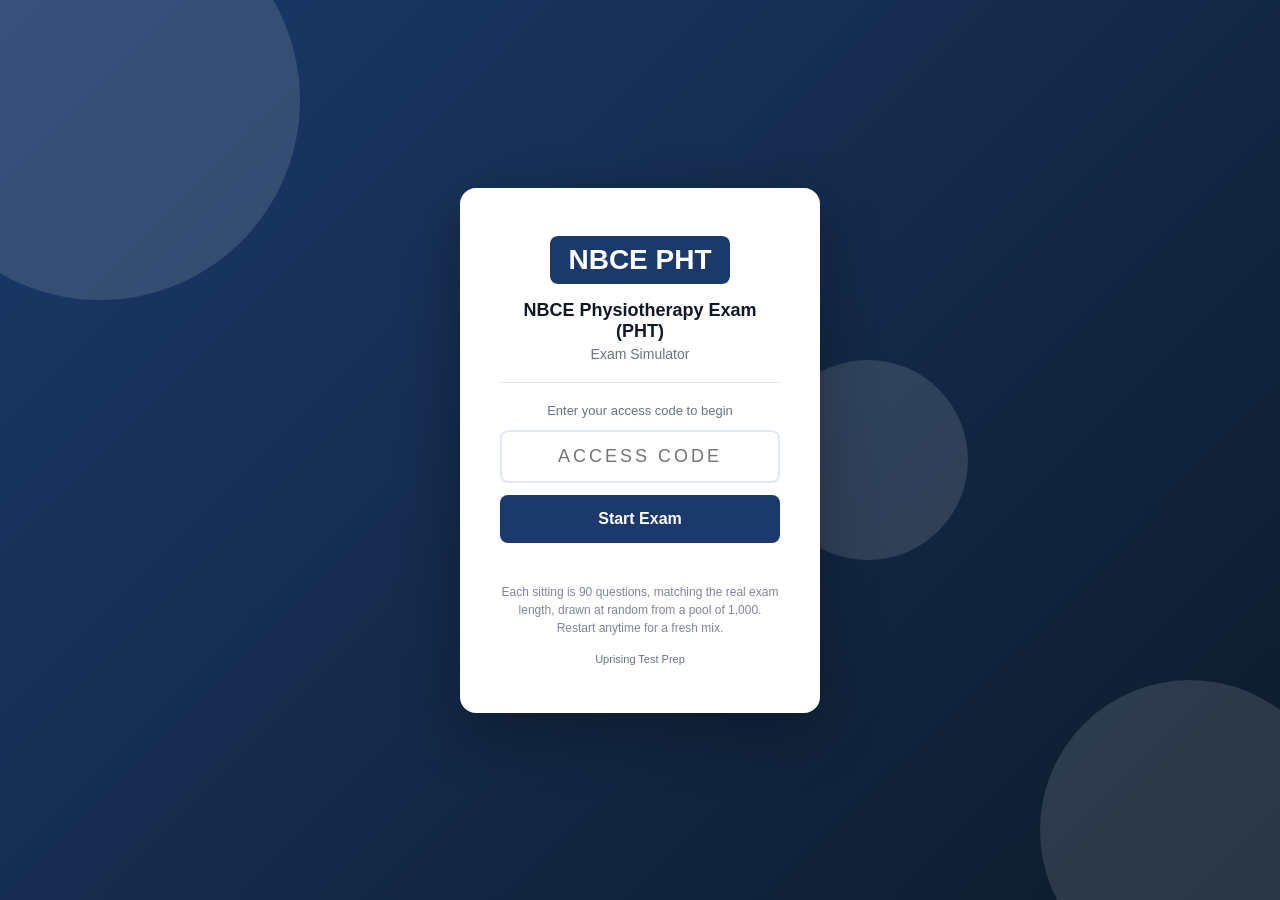
<file: index.html>
<!DOCTYPE html>
<html lang="en">
<head>
  <meta charset="UTF-8" />
  <meta name="viewport" content="width=device-width, initial-scale=1.0, viewport-fit=cover" />
  <meta name="apple-mobile-web-app-capable" content="yes" />
  <meta name="apple-mobile-web-app-status-bar-style" content="black-translucent" />
  <title>NBCE PHT Exam Simulator</title>
  <link rel="stylesheet" href="style.css" />
</head>
<body>

<div id="access-gate">
  <div class="gate-bg-shapes">
    <div class="shape shape-1"></div>
    <div class="shape shape-2"></div>
    <div class="shape shape-3"></div>
  </div>
  <div class="gate-card">
    <div class="gate-logo">
      <div class="logo-badge">NBCE PHT</div>
    </div>
    <h1 class="gate-title">NBCE Physiotherapy Exam (PHT)</h1>
    <p class="gate-subtitle">Exam Simulator</p>
    <div class="gate-divider"></div>
    <p class="gate-instruction">Enter your access code to begin</p>
    <input type="text" id="access-code-input" class="gate-input"
           placeholder="Access Code" autocomplete="off"
           maxlength="20" spellcheck="false" />
    <button id="access-btn" class="gate-btn">Start Exam</button>
    <p id="access-error" class="gate-error"></p>
    <p class="gate-pool-note">Each sitting is 90 questions, matching the real exam length, drawn at random from a pool of 1,000. Restart anytime for a fresh mix.</p>
    <p class="gate-hint">Uprising Test Prep</p>
  </div>
</div>

<div id="app" style="display:none">
  <header class="top-bar">
    <div class="bar-left">
      <span class="bar-logo">NBCE PHT</span>
      <span class="bar-title">Exam Simulator</span>
    </div>
    <div class="bar-right">
      <span class="bar-timer" id="timer-display">--:--</span>
      <button class="bar-btn" id="flag-btn">Flag</button>
      <button class="bar-btn bar-btn-primary" id="submit-btn">
        <span class="btn-full">Submit Exam</span>
        <span class="btn-short">Submit</span>
      </button>
    </div>
  </header>

  <div class="progress-strip">
    <div class="progress-bar" id="progress-bar"></div>
  </div>

  <main class="exam-main">
    <div class="question-panel">
      <div class="q-meta">
        <span id="q-counter"></span>
        <span class="q-pool-chip" title="This sitting is 90 questions, matching the real exam length, drawn at random from a pool of 1,000. Restart for a fresh mix.">1,000 Questions Available</span>
        <span id="q-domain" class="q-domain-tag"></span>
        <span id="q-flag-indicator" class="flag-chip" style="display:none">Flagged</span>
      </div>
      <!-- Shared text for a linked cluster (a clinical case, a reading
           passage). It sits ABOVE the stem, which is the one thing that
           legitimately precedes it, and repeats on every question in the
           cluster so nobody has to page backwards. -->
      <div id="q-cluster-wrap" class="cluster-wrap" style="display:none"></div>
      <p id="question-text" class="q-text"></p>
      <!-- The picture sits BELOW the question text so the simulator matches
           the printed book exactly: stem, then picture, then options. They
           used to disagree (book put the picture under the stem, simulator put
           it above), so no single wording could be true in both places, and
           184 of MLPAO's 185 image questions said "shown above" while the
           book printed the picture below the sentence. Write stems with
           neutral wording ("the strip shown", "the diagram shows") and this
           whole class of bug cannot come back. -->
      <div id="q-image-wrap" style="display:none; margin-bottom:14px;"></div>
      <div id="options-list" class="options-list"></div>
      <div id="explanation-box" class="explanation-box" style="display:none">
        <div class="explanation-label">Explanation</div>
        <p id="explanation-text" class="explanation-text"></p>
      </div>
    </div>
    <div class="nav-bar">
      <button class="nav-btn" id="prev-btn">&#8592; Prev</button>
      <button class="nav-btn nav-btn-map" id="map-btn">Question Map</button>
      <button class="nav-btn nav-btn-next" id="next-btn">Next &#8594;</button>
    </div>
  </main>
</div>

<!-- Question Map Modal -->
<div id="map-modal" style="display:none">
  <div class="map-backdrop" id="map-backdrop"></div>
  <div class="map-panel">
    <div class="map-header">
      <span class="map-title">Question Map</span>
      <button id="map-close" class="map-close-btn">&#x2715; Close</button>
    </div>
    <div class="map-legend">
      <span class="leg-item"><span class="leg-swatch leg-answered"></span>Answered</span>
      <span class="leg-item"><span class="leg-swatch leg-flagged"></span>Flagged</span>
      <span class="leg-item"><span class="leg-swatch leg-unanswered"></span>Unanswered</span>
    </div>
    <div id="q-grid" class="q-grid"></div>
  </div>
</div>

<div id="results-screen" style="display:none">
  <div class="results-card">
    <div class="res-header">
      <div class="res-badge">NBCE PHT</div>
      <h2 id="res-status" class="res-status"></h2>
      <p id="res-score" class="res-score"></p>
      <p class="mode-pool-note">NBCE reports a scaled score (it recommends 375) and does not publish a percentage pass mark. The 70 percent line here is this book's own practice benchmark, not an official cutoff.</p>
    </div>
    <div id="res-domains" class="res-domains"></div>
    <p class="mode-pool-note">This sitting drew 90 questions from a pool of 1,000. Restart for a fresh mix.</p>
    <button id="res-review-btn" class="res-btn">Review Answers</button>
    <button id="res-restart-btn" class="res-btn res-btn-secondary">Restart</button>
  </div>
</div>

<script src="questions.js"></script>
<script src="app.js"></script>
</body>
</html>
</file>
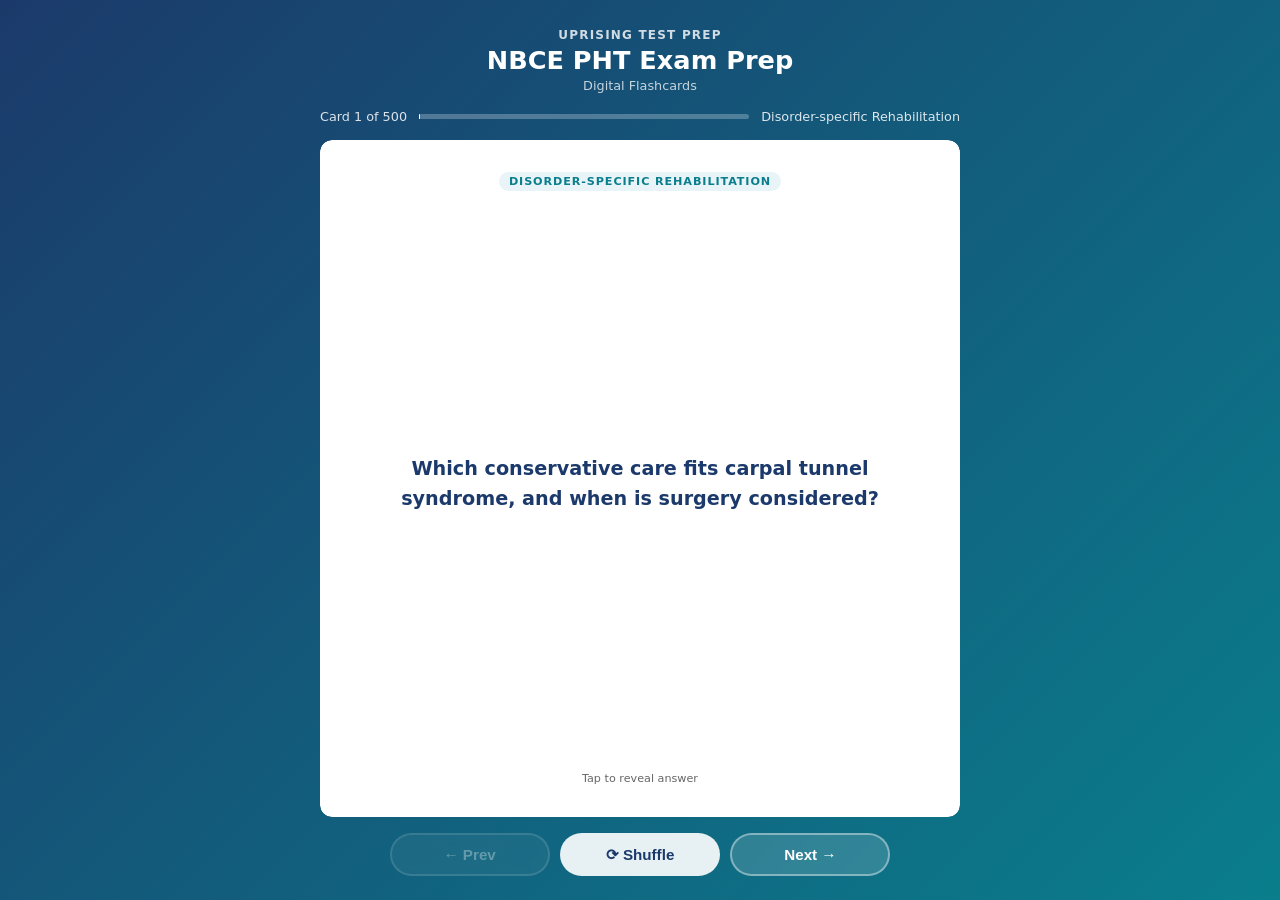
<file: flashcards/index.html>
<!DOCTYPE html>
<html lang="en">
<head>
  <meta charset="UTF-8">
  <meta name="viewport" content="width=device-width, initial-scale=1.0">
  <title>NBCE PHT Exam Prep: Flashcards</title>
  <style>
    :root {
      --blue:   #1B3A6B;
      --teal:   #0A7E8C;
      --ltblue: #E8F4F8;
      --white:  #FFFFFF;
      --text:   #1A1A1A;
      --muted:  #666;
      --radius: 12px;
    }
    * { box-sizing: border-box; margin: 0; padding: 0; }
    html, body { height: 100%; }
    body {
      font-family: 'Segoe UI', system-ui, sans-serif;
      background: linear-gradient(135deg, var(--blue) 0%, var(--teal) 100%);
      /* Pinned, not min-height: the page must never grow, or the controls
         get pushed below the fold on iOS where 100dvh and height:100%
         disagree. The height:100% rule above is the pre-dvh fallback. */
      height: 100dvh;
      max-height: 100dvh;
      overflow: hidden;
      display: flex;
      flex-direction: column;
      align-items: center;
      padding: 1.25rem 1rem 1rem;
      gap: 0.75rem;
      overflow-x: hidden;
    }
    header { text-align: center; color: #fff; flex-shrink: 0; }
    header .brand { font-size: 0.75rem; font-weight: 700; letter-spacing: 0.1em; opacity: 0.8; text-transform: uppercase; }
    header h1 { font-size: 1.3rem; font-weight: 800; margin-top: 0.2rem; }
    header .subtitle { font-size: 0.8rem; opacity: 0.75; margin-top: 0.15rem; }
    #progress-info {
      display: flex; align-items: center; gap: 0.75rem;
      color: rgba(255,255,255,0.85); font-size: 0.8rem;
      flex-shrink: 0; width: 100%; max-width: 640px;
    }
    #progress-bar-track {
      flex: 1; background: rgba(255,255,255,0.25);
      border-radius: 4px; height: 5px;
    }
    #progress-bar-fill { height: 100%; background: #fff; border-radius: 4px; transition: width 0.3s; }
    .card-scene {
      width: 100%; max-width: 640px;
      perspective: 1200px;
      cursor: pointer;
      flex: 1; min-height: 0;
      display: flex; flex-direction: column;
    
      /* WebKit does not clip overflow inside a preserve-3d context, so the
         answer pane's own clip is dropped and a long answer paints over the
         Prev/Next row. This element only sets the perspective and is NOT
         itself in the 3D context, so its clip is honoured in every engine. */
      overflow: hidden;
      border-radius: var(--radius);
    }
    .card-inner {
      position: relative; width: 100%;
      flex: 1; min-height: 0;
      transition: transform 0.55s cubic-bezier(.4,0,.2,1);
      transform-style: preserve-3d;
    }
    .card-scene.flipped .card-inner { transform: rotateY(180deg); }
    .card-face {
      position: absolute; inset: 0;
      backface-visibility: hidden; -webkit-backface-visibility: hidden;
      border-radius: var(--radius);
      display: flex; flex-direction: column;
      padding: 1.5rem 1.75rem;
      box-shadow: 0 12px 40px rgba(0,0,0,0.2);
      overflow: hidden;
    
      /* Painting through a mask forces WebKit to allocate a real clipping
         layer for a 3D-transformed element, which is what makes the
         overflow:hidden and the rounded corners above actually apply. */
      -webkit-mask-image: -webkit-radial-gradient(#fff, #000);
              mask-image: radial-gradient(#fff, #000);
    }
    .card-front { background: var(--white); align-items: center; justify-content: center; }
    .card-back  { background: var(--ltblue); transform: rotateY(180deg); }
    .card-badge {
      font-size: 0.7rem; font-weight: 700; text-transform: uppercase;
      letter-spacing: 0.08em;
      background: var(--ltblue); color: var(--teal);
      padding: 0.2rem 0.65rem; border-radius: 20px;
      margin-bottom: 0.85rem; flex-shrink: 0;
    }
    .card-back .card-badge { background: rgba(10,126,140,0.12); }
    .card-front .q-text {
      font-size: 1.1rem; font-weight: 600; color: var(--blue); line-height: 1.55;
      text-align: center; overflow-y: auto; flex: 1;
      display: flex; align-items: center; justify-content: center;
      scrollbar-width: thin; scrollbar-color: rgba(27,58,107,0.3) transparent;
    }
    .card-back .a-label { font-size: 0.7rem; font-weight: 700; color: var(--teal); text-transform: uppercase; letter-spacing: 0.08em; margin-bottom: 0.4rem; flex-shrink: 0; }
    .card-back .a-text  {
      font-size: 0.975rem; color: var(--text); line-height: 1.65;
      overflow-y: auto; flex: 1; min-height: 0; padding-right: 4px;
      scrollbar-width: thin; scrollbar-color: rgba(10,126,140,0.4) transparent;
    
      -webkit-overflow-scrolling: touch;
      overscroll-behavior: contain;
    }
    .card-back .a-text::-webkit-scrollbar { width: 4px; }
    .card-back .a-text::-webkit-scrollbar-track { background: transparent; }
    .card-back .a-text::-webkit-scrollbar-thumb { background: rgba(10,126,140,0.4); border-radius: 4px; }
    .tap-hint { flex-shrink: 0; margin-top: 0.6rem; font-size: 0.7rem; color: var(--muted); text-align: center; }
    .card-back .tap-hint { color: var(--teal); opacity: 0.7; }
    .controls {
      display: flex; gap: 0.65rem; flex-wrap: nowrap;
      justify-content: center; flex-shrink: 0;
      width: 100%; max-width: 640px;
      padding-bottom: env(safe-area-inset-bottom, 0px);
    }
    .btn {
      padding: 0.6rem 1.2rem; border-radius: 50px;
      border: 2px solid rgba(255,255,255,0.4);
      background: rgba(255,255,255,0.15); color: #fff;
      font-weight: 700; font-size: 0.875rem; cursor: pointer;
      transition: all 0.2s; backdrop-filter: blur(4px);
      white-space: nowrap; flex: 1; max-width: 160px;
    }
    .btn:hover { background: rgba(255,255,255,0.3); border-color: rgba(255,255,255,0.7); }
    .btn:active { transform: scale(0.96); }
    .btn:disabled { opacity: 0.35; cursor: not-allowed; }
    .btn.btn-primary { background: rgba(255,255,255,0.9); color: var(--blue); border-color: transparent; }
    .btn.btn-primary:hover { background: #fff; }
    #loading { color: rgba(255,255,255,0.8); font-size: 1rem; text-align: center; padding: 3rem; flex: 1; }
    @media (min-width: 768px) {
      body { padding: 1.75rem 1.5rem 1.5rem; gap: 1rem; }
      header h1 { font-size: 1.6rem; }
      .card-face { padding: 2rem 2.5rem; }
      .card-front .q-text { font-size: 1.2rem; }
      .card-back .a-text { font-size: 1.05rem; }
      .btn { font-size: 0.95rem; padding: 0.65rem 1.4rem; }
    }
    @media (max-width: 380px) {
      body { padding: 0.75rem; gap: 0.5rem; }
      header .brand { font-size: 0.65rem; }
      header h1 { font-size: 1.1rem; }
      header .subtitle { display: none; }
      .card-face { padding: 1rem 1.1rem; }
      .card-front .q-text { font-size: 0.975rem; }
      .card-back .a-text { font-size: 0.875rem; }
      .btn { font-size: 0.8rem; padding: 0.5rem 0.75rem; }
    }
  </style>
</head>
<body>
<header>
  <div class="brand">Uprising Test Prep</div>
  <h1>NBCE PHT Exam Prep</h1>
  <div class="subtitle">Digital Flashcards</div>
</header>
<div id="progress-info">
  <span id="card-counter">Card 1</span>
  <div id="progress-bar-track"><div id="progress-bar-fill" style="width:0%"></div></div>
  <span id="domain-label"></span>
</div>
<div id="loading">Loading flashcards...</div>
<div class="card-scene" id="card-scene" style="display:none" onclick="flipCard()">
  <div class="card-inner" id="card-inner">
    <div class="card-face card-front">
      <div class="card-badge" id="front-badge"></div>
      <div class="q-text" id="q-text"></div>
      <div class="tap-hint">Tap to reveal answer</div>
    </div>
    <div class="card-face card-back">
      <div class="card-badge" id="back-badge">Answer</div>
      <div class="a-label">Answer</div>
      <div class="a-text" id="a-text"></div>
      <div class="tap-hint">Tap to flip back</div>
    </div>
  </div>
</div>
<div class="controls" id="controls" style="display:none">
  <button class="btn" id="prev-btn" onclick="event.stopPropagation();move(-1)" disabled>&#8592; Prev</button>
  <button class="btn btn-primary" onclick="event.stopPropagation();shuffleCards()">&#10227; Shuffle</button>
  <button class="btn" id="next-btn" onclick="event.stopPropagation();move(1)">Next &#8594;</button>
</div>
<script>
const DOMAIN_LABELS = {
  thermotherapy: "Thermotherapy",
  electrotherapy: "Electrotherapy",
  mechanotherapy: "Mechanotherapy",
  phototherapy: "Phototherapy",
  functional_assessment: "Functional Assessment",
  exercise_physiology: "Exercise Physiology",
  endurance_training: "Endurance Training",
  muscle_rehabilitation: "Muscle Rehabilitation",
  neuromuscular_rehabilitation: "Neuromuscular Rehabilitation",
  disorder_specific_rehabilitation: "Disorder-specific Rehabilitation",
};
let cards   = [];
let current = 0;
async function init() {
  try {
    const res = await fetch('flashcards.json');
    if (!res.ok) throw new Error('Network error');
    cards = await res.json();
    document.getElementById('loading').style.display    = 'none';
    document.getElementById('card-scene').style.display = 'flex';
    document.getElementById('controls').style.display   = 'flex';
    show();
  } catch (e) {
    document.getElementById('loading').textContent = 'Error loading flashcards. Please try refreshing.';
  }
}
function domainLabel(key) {
  return DOMAIN_LABELS[key] || key.replace(/_/g, ' ').replace(/\b\w/g, c => c.toUpperCase());
}
function show() {
  const c = cards[current];
  document.getElementById('card-scene').classList.remove('flipped');
  document.getElementById('a-text').scrollTop = 0;
  const label = domainLabel(c.domain || c.chapter || '');
  document.getElementById('q-text').textContent       = c.front;
  document.getElementById('a-text').textContent       = c.back;
  document.getElementById('front-badge').textContent  = label;
  document.getElementById('back-badge').textContent   = label;
  document.getElementById('card-counter').textContent = `Card ${current+1} of ${cards.length}`;
  document.getElementById('domain-label').textContent = label;
  document.getElementById('progress-bar-fill').style.width = `${((current+1)/cards.length*100).toFixed(1)}%`;
  document.getElementById('prev-btn').disabled = current === 0;
  document.getElementById('next-btn').disabled = current === cards.length - 1;
}
function flipCard() { document.getElementById('card-scene').classList.toggle('flipped'); }
function move(dir) {
  const next = current + dir;
  if (next < 0 || next >= cards.length) return;
  current = next; show();
}
function shuffleCards() {
  for (let i = cards.length - 1; i > 0; i--) {
    const j = Math.floor(Math.random() * (i+1));
    [cards[i], cards[j]] = [cards[j], cards[i]];
  }
  current = 0; show();
}
document.addEventListener('keydown', e => {
  if (e.key === 'ArrowRight' || e.key === 'ArrowDown') move(1);
  else if (e.key === 'ArrowLeft' || e.key === 'ArrowUp') move(-1);
  else if (e.key === ' ' || e.key === 'Enter') { e.preventDefault(); flipCard(); }
});
init();
</script>
</body>
</html>
</file>
<file: style.css>
/* NBCEPHT Exam Simulator, Styles */
:root {
  --primary:   #1B3A6B;
  --pass:      #059669;
  --fail:      #DC2626;
  --bg:        #F3F4F8;
  --card:      #FFFFFF;
  --border:    #E2E8F0;
  --text:      #111827;
  --muted:     #6B7280;
  --radius:    10px;
}
*, *::before, *::after { box-sizing: border-box; margin: 0; padding: 0; }
body {
  font-family: -apple-system, BlinkMacSystemFont, "Segoe UI", sans-serif;
  background: var(--bg);
  color: var(--text);
  height: 100vh;
  height: 100dvh;
  overflow: hidden;
  -webkit-text-size-adjust: 100%;
}

/* ── Access Gate ─────────────────────────────────────────────────────────── */
#access-gate {
  display: flex;
  align-items: center;
  justify-content: center;
  height: 100vh;
  height: 100dvh;
  background: linear-gradient(135deg, var(--primary) 0%, #0d1b2a 100%);
  position: relative;
  overflow: hidden;
  padding: 20px;
  padding-top: max(20px, env(safe-area-inset-top));
  padding-bottom: max(20px, env(safe-area-inset-bottom));
}
.gate-bg-shapes { position: absolute; inset: 0; pointer-events: none; }
.shape { position: absolute; border-radius: 50%; opacity: .12; background: #fff; }
.shape-1 { width: 400px; height: 400px; top: -100px; left: -100px; }
.shape-2 { width: 300px; height: 300px; bottom: -80px; right: -60px; }
.shape-3 { width: 200px; height: 200px; top: 40%; left: 60%; }
.gate-card {
  background: #fff;
  border-radius: 16px;
  padding: 48px 40px;
  text-align: center;
  width: 100%;
  max-width: 360px;
  position: relative;
  z-index: 1;
  box-shadow: 0 20px 60px rgba(0,0,0,.3);
}
.logo-badge {
  display: inline-block;
  background: var(--primary);
  color: #fff;
  font-weight: 800;
  font-size: 28px;
  padding: 8px 18px;
  border-radius: 8px;
}
.gate-title { font-size: 18px; font-weight: 700; margin-top: 16px; color: var(--text); }
.gate-subtitle { color: var(--muted); font-size: 14px; margin-top: 4px; }
.gate-divider { height: 1px; background: var(--border); margin: 20px 0; }
.gate-instruction { font-size: 13px; color: var(--muted); margin-bottom: 12px; }
.gate-input {
  width: 100%;
  padding: 14px 16px;
  border: 2px solid var(--border);
  border-radius: 8px;
  font-size: 18px;
  text-align: center;
  text-transform: uppercase;
  letter-spacing: 3px;
  outline: none;
}
.gate-input:focus { border-color: var(--primary); }
.gate-btn {
  width: 100%;
  margin-top: 12px;
  padding: 15px;
  background: var(--primary);
  color: #fff;
  border: none;
  border-radius: 8px;
  font-size: 16px;
  font-weight: 600;
  cursor: pointer;
  -webkit-tap-highlight-color: transparent;
}
.gate-btn:hover { opacity: .9; }
.gate-error { color: var(--fail); font-size: 13px; margin-top: 8px; min-height: 18px; }
.gate-hint { color: var(--muted); font-size: 11px; margin-top: 16px; }
.gate-pool-note { color: var(--muted); opacity: .85; font-size: 12px; margin-top: 14px; line-height: 1.5; }
.mode-pool-note { color: var(--muted); opacity: .85; font-size: 12.5px; text-align: center; margin: 4px 0 16px; line-height: 1.5; }

/* ── App shell ───────────────────────────────────────────────────────────── */
#app {
  display: flex;
  flex-direction: column;
  height: 100vh;
  height: 100dvh;
  padding-top: env(safe-area-inset-top);
}
.top-bar {
  display: flex;
  justify-content: space-between;
  align-items: center;
  background: var(--primary);
  color: #fff;
  padding: 0 20px;
  padding-left: max(20px, env(safe-area-inset-left));
  padding-right: max(20px, env(safe-area-inset-right));
  height: 52px;
  flex-shrink: 0;
  gap: 8px;
}
.bar-left { display: flex; align-items: center; gap: 8px; min-width: 0; }
.bar-logo { font-weight: 800; font-size: 18px; flex-shrink: 0; }
.bar-title { font-size: 14px; opacity: .8; white-space: nowrap; overflow: hidden; text-overflow: ellipsis; }
.bar-right { display: flex; align-items: center; gap: 8px; flex-shrink: 0; }
.bar-timer {
  font-variant-numeric: tabular-nums;
  font-size: 16px;
  font-weight: 600;
  min-width: 68px;
  text-align: right;
}
.bar-btn {
  padding: 7px 13px;
  background: rgba(255,255,255,.15);
  border: 1px solid rgba(255,255,255,.3);
  color: #fff;
  border-radius: 6px;
  cursor: pointer;
  font-size: 13px;
  white-space: nowrap;
  -webkit-tap-highlight-color: transparent;
  touch-action: manipulation;
}
.bar-btn:hover { background: rgba(255,255,255,.25); }
.bar-btn-primary {
  background: #fff;
  color: var(--primary);
  border-color: #fff;
  font-weight: 600;
}
.bar-btn-primary:hover { background: #f0f0f0; }
.btn-short { display: none; }
.btn-full  { display: inline; }

.progress-strip { height: 4px; background: rgba(0,0,0,.1); flex-shrink: 0; }
.progress-bar   { height: 100%; background: #4ade80; transition: width .3s; }

/* ── Main exam area ──────────────────────────────────────────────────────── */
.exam-main {
  flex: 1;
  overflow: hidden;
  display: flex;
  flex-direction: column;
  padding: 16px 20px 0;
  padding-left: max(16px, env(safe-area-inset-left));
  padding-right: max(16px, env(safe-area-inset-right));
  min-height: 0;
}
.question-panel { flex: 1; overflow-y: auto; padding-bottom: 12px; -webkit-overflow-scrolling: touch; }
.q-meta {
  display: flex;
  align-items: center;
  gap: 8px;
  margin-bottom: 12px;
  font-size: 13px;
  color: var(--muted);
  flex-wrap: wrap;
}
.q-domain-tag {
  background: var(--primary);
  color: #fff;
  padding: 2px 8px;
  border-radius: 4px;
  font-size: 11px;
  font-weight: 600;
}
.q-pool-chip {
  background: #EEF2FF;
  background: color-mix(in srgb, var(--primary) 12%, #fff);
  color: var(--primary);
  border: 1px solid var(--primary);
  padding: 2px 8px;
  border-radius: 10px;
  font-size: 11px;
  font-weight: 700;
  cursor: help;
  white-space: nowrap;
}
.flag-chip {
  background: #FEF3C7;
  color: #92400E;
  padding: 2px 8px;
  border-radius: 4px;
  font-size: 11px;
  font-weight: 600;
}
.cluster-wrap {
  border-left: 4px solid var(--primary, #1B3A6B);
  background: #F2F6FC; border-radius: 8px;
  padding: 10px 14px; margin-bottom: 16px;
}
.cluster-label {
  font-size: 11px; font-weight: 700; letter-spacing: 0.06em;
  text-transform: uppercase; color: var(--primary, #1B3A6B); margin-bottom: 6px;
}
.cluster-body {
  max-height: 38vh; overflow-y: auto; font-size: 15px; line-height: 1.6;
  -webkit-overflow-scrolling: touch;
}
.cluster-body p + p { margin-top: 10px; }
@media (min-width: 1100px) { .cluster-body { max-height: 52vh; } }

.q-image {
  max-width: 100%;
  /* Cap the height too. With only max-width, a tall exhibit renders at full
     width and pushes the stem and every option below the fold, so the question
     looks like it has no answers until the candidate scrolls. Found on CNPLE. */
  max-height: 62vh;
  width: auto;
  height: auto;
  object-fit: contain;
  border-radius: 6px;
  border: 1px solid var(--border);
  display: block;
  margin-bottom: 14px;
}
.q-text { font-size: 16px; line-height: 1.65; margin-bottom: 20px; }
.options-list { display: flex; flex-direction: column; gap: 10px; }
.option {
  display: flex;
  align-items: flex-start;
  gap: 12px;
  padding: 15px 16px;
  background: var(--card);
  border: 2px solid var(--border);
  border-radius: var(--radius);
  cursor: pointer;
  transition: .15s;
  -webkit-tap-highlight-color: transparent;
  touch-action: manipulation;
  min-height: 52px;
}
.option:hover  { border-color: var(--primary); background: #F8FAFF; }
.option.selected  { border-color: var(--primary); background: #EEF3FF; }
.option.correct   { border-color: #059669; background: #ECFDF5; }
.option.incorrect { border-color: #DC2626; background: #FEF2F2; }
.explanation-box {
  margin-top: 20px;
  padding: 16px 18px;
  background: #F0F9FF;
  border-left: 4px solid #2563EB;
  border-radius: 6px;
}
.explanation-label {
  font-size: 11px;
  font-weight: 700;
  text-transform: uppercase;
  letter-spacing: .06em;
  color: #2563EB;
  margin-bottom: 8px;
}
.explanation-text { font-size: 14.5px; line-height: 1.7; color: #1e293b; margin: 0; }
.opt-letter { font-weight: 700; font-size: 15px; color: var(--primary); min-width: 22px; padding-top: 1px; flex-shrink: 0; }
.opt-text   { font-size: 15px; line-height: 1.5; }

/* ── Nav bar ─────────────────────────────────────────────────────────────── */
.nav-bar {
  display: flex;
  align-items: center;
  gap: 8px;
  padding: 10px 0;
  padding-bottom: max(14px, env(safe-area-inset-bottom));
  flex-shrink: 0;
}
.nav-btn {
  flex: 1;
  padding: 13px 8px;
  background: var(--card);
  border: 1px solid var(--border);
  border-radius: 8px;
  cursor: pointer;
  font-size: 15px;
  font-weight: 500;
  text-align: center;
  -webkit-tap-highlight-color: transparent;
  touch-action: manipulation;
  min-height: 48px;
}
.nav-btn:hover      { background: #f0f0f0; }
.nav-btn-map {
  background: var(--bg);
  border-color: var(--primary);
  color: var(--primary);
  font-weight: 600;
}
.nav-btn-map:hover { background: #EEF3FF; }
.nav-btn-next {
  background: var(--primary);
  color: #fff;
  border-color: var(--primary);
}
.nav-btn-next:hover { opacity: .9; }

/* ── Question Map Modal ──────────────────────────────────────────────────── */
#map-modal {
  position: fixed;
  inset: 0;
  z-index: 1000;
  display: flex;
  flex-direction: column;
  justify-content: flex-end;
}
.map-backdrop { position: absolute; inset: 0; background: rgba(0,0,0,.5); }
.map-panel {
  position: relative;
  background: #fff;
  border-radius: 20px 20px 0 0;
  padding: 20px;
  padding-bottom: max(20px, env(safe-area-inset-bottom));
  max-height: 80vh;
  max-height: 80dvh;
  display: flex;
  flex-direction: column;
  box-shadow: 0 -4px 30px rgba(0,0,0,.2);
}
.map-header {
  display: flex;
  align-items: center;
  justify-content: space-between;
  margin-bottom: 12px;
  flex-shrink: 0;
}
.map-title { font-size: 17px; font-weight: 700; color: var(--text); }
.map-close-btn {
  padding: 8px 16px;
  background: var(--bg);
  border: 1px solid var(--border);
  border-radius: 8px;
  cursor: pointer;
  font-size: 14px;
  font-weight: 500;
  min-height: 40px;
  -webkit-tap-highlight-color: transparent;
  touch-action: manipulation;
}
.map-close-btn:hover { background: #e5e7eb; }
.map-legend { display: flex; gap: 16px; margin-bottom: 14px; flex-shrink: 0; flex-wrap: wrap; }
.leg-item { display: flex; align-items: center; gap: 6px; font-size: 13px; color: var(--muted); }
.leg-swatch {
  width: 16px;
  height: 16px;
  border-radius: 3px;
  border: 1px solid var(--border);
  background: var(--card);
  display: inline-block;
  flex-shrink: 0;
}
.leg-swatch.leg-answered  { background: var(--primary); border-color: var(--primary); }
.leg-swatch.leg-flagged   { background: #FEF3C7; border-color: #F59E0B; }
.leg-swatch.leg-unanswered { background: var(--card); }
.q-grid {
  display: flex;
  flex-wrap: wrap;
  gap: 6px;
  overflow-y: auto;
  flex: 1;
  padding-bottom: 8px;
  -webkit-overflow-scrolling: touch;
}
.grid-btn {
  width: 40px;
  height: 40px;
  border: 1px solid var(--border);
  border-radius: 6px;
  background: var(--card);
  font-size: 12px;
  cursor: pointer;
  font-weight: 500;
  -webkit-tap-highlight-color: transparent;
  touch-action: manipulation;
}
.grid-btn.answered { background: var(--primary); color: #fff; border-color: var(--primary); }
.grid-btn.flagged  { background: #FEF3C7; border-color: #F59E0B; }
.grid-btn.active   { outline: 3px solid var(--primary); outline-offset: 2px; }

/* ── Results ─────────────────────────────────────────────────────────────── */
#results-screen {
  display: flex;
  align-items: flex-start;
  justify-content: center;
  min-height: 100vh;
  min-height: 100dvh;
  background: var(--bg);
  overflow-y: auto;
  -webkit-overflow-scrolling: touch;
  padding: 20px 16px;
  padding-top: max(20px, env(safe-area-inset-top));
  padding-bottom: max(20px, env(safe-area-inset-bottom));
}
.results-card {
  background: var(--card);
  border-radius: 16px;
  padding: 40px;
  max-width: 480px;
  width: 100%;
  box-shadow: 0 8px 30px rgba(0,0,0,.1);
}
.res-header { text-align: center; margin-bottom: 24px; }
.res-badge {
  display: inline-block;
  background: var(--primary);
  color: #fff;
  font-weight: 800;
  font-size: 22px;
  padding: 6px 16px;
  border-radius: 8px;
}
.res-status { font-size: 36px; font-weight: 800; margin-top: 12px; }
.res-score  { font-size: 18px; color: var(--muted); margin-top: 4px; }
.res-domains { margin-bottom: 24px; display: flex; flex-direction: column; gap: 10px; }
.res-domain-row { display: flex; align-items: center; gap: 8px; font-size: 13px; }
.res-domain-name { width: 160px; font-weight: 500; flex-shrink: 0; }
.res-domain-bar-wrap { flex: 1; background: #E5E7EB; border-radius: 4px; height: 8px; overflow: hidden; }
.res-domain-bar { height: 100%; border-radius: 4px; transition: width .5s; }
.res-domain-pct { width: 36px; text-align: right; font-weight: 600; }
.res-btn {
  width: 100%;
  padding: 15px;
  background: var(--primary);
  color: #fff;
  border: none;
  border-radius: 8px;
  font-size: 15px;
  font-weight: 600;
  cursor: pointer;
  margin-bottom: 10px;
  min-height: 52px;
  -webkit-tap-highlight-color: transparent;
  touch-action: manipulation;
}
.res-btn:hover { opacity: .9; }
.res-btn-secondary {
  background: transparent;
  color: var(--primary);
  border: 2px solid var(--primary);
}
.res-btn-secondary:hover { background: var(--primary); color: #fff; }

/* ── Mobile breakpoint (phones ≤ 640px) ─────────────────────────────────── */
@media (max-width: 640px) {
  /* Gate card */
  .gate-card { padding: 32px 24px; }

  /* Top bar: hide long title text, swap Submit label */
  .bar-title  { display: none; }
  .btn-full   { display: none; }
  .btn-short  { display: inline; }
  .bar-right  { gap: 6px; }
  .bar-btn    { padding: 6px 10px; font-size: 12px; }
  .bar-timer  { font-size: 14px; min-width: 58px; }

  /* Exam main */
  .exam-main { padding: 12px 14px 0; }
  .q-text { font-size: 16px; }
  .opt-text { font-size: 15px; }

  /* Nav bar, bigger touch targets */
  .nav-btn { font-size: 14px; padding: 14px 6px; }

  /* Results */
  .results-card { padding: 28px 20px; }
  .res-domain-name { width: 110px; font-size: 12px; }
  .res-domain-pct  { font-size: 12px; }
  .res-status { font-size: 30px; }

  /* Map grid, slightly bigger buttons on phones */
  .grid-btn { width: 42px; height: 42px; }
}

/* ── Very small phones (≤ 380px) ────────────────────────────────────────── */
@media (max-width: 380px) {
  .bar-logo { font-size: 15px; }
  .bar-btn  { padding: 5px 8px; font-size: 11px; }
  .bar-timer { font-size: 13px; min-width: 52px; }
  .nav-btn  { font-size: 13px; }
  .grid-btn { width: 38px; height: 38px; font-size: 11px; }
}
</file>
